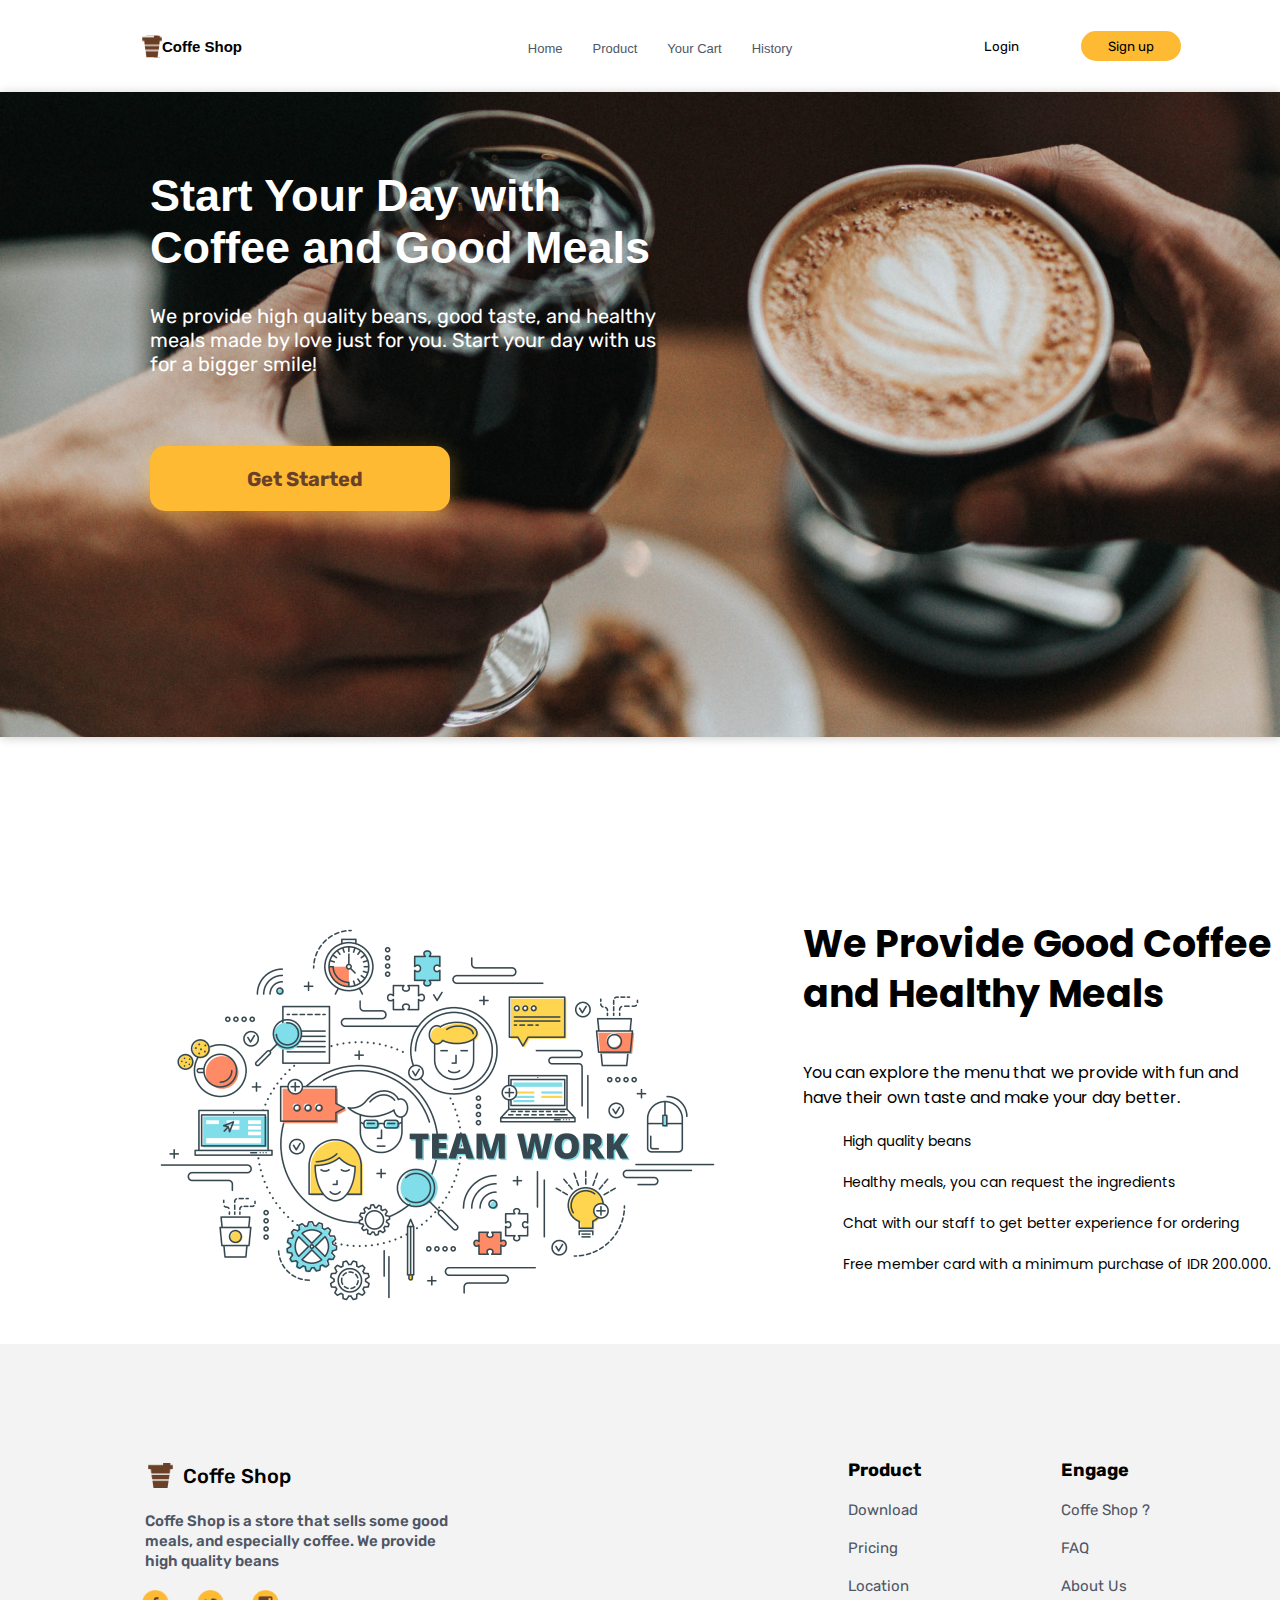
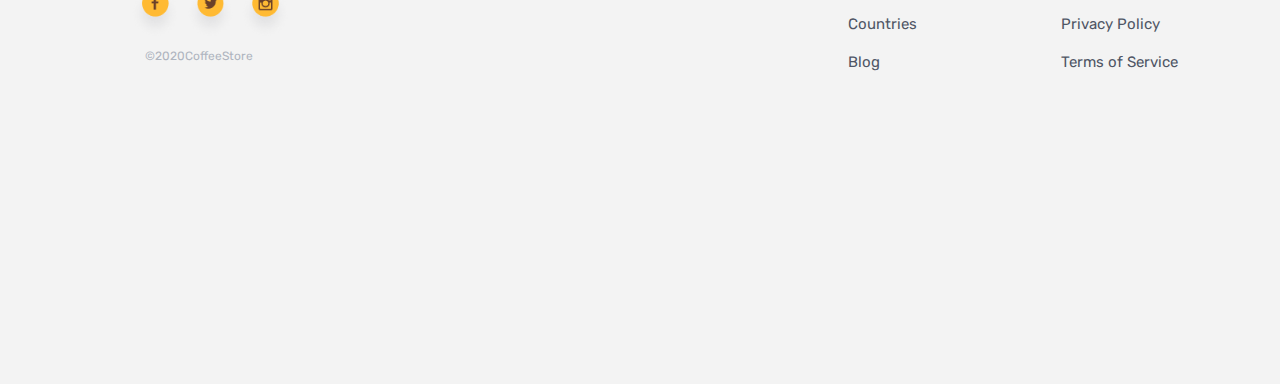
<file: landingpage/index.html>
<!DOCTYPE html>
<html lang="en">
<head>
    <meta charset="UTF-8">
    <meta http-equiv="X-UA-Compatible" content="IE=edge">
    <meta name="viewport" content="width=device-width, initial-scale=1.0">
    <title>Landing Page</title>
    <link rel="stylesheet" href="./css/navbar.css">
    <link rel="stylesheet" href="./css/landingpage.css">
    <link rel="stylesheet" href="./css/footer.css">
    <link rel="preconnect" href="https://fonts.gstatic.com">
    <link href="https://fonts.googleapis.com/css2?family=Poppins:wght@100;200;300;400;500;600;700&display=swap" rel="stylesheet">
    <link href="https://fonts.googleapis.com/css2?family=Rubik:wght@300;500;900&display=swap" rel="stylesheet">
</head>
<body>
  
    <nav>
        <div class="container">
            <div class="logo">
                <svg width="20" height="23" viewBox="0 0 30 33" fill="none" xmlns="http://www.w3.org/2000/svg" xmlns:xlink="http://www.w3.org/1999/xlink">
                    <rect width="30" height="33" fill="url(#pattern0)"/>
                    <defs>
                    <pattern id="pattern0" patternContentUnits="objectBoundingBox" width="1" height="1">
                    <use xlink:href="#image0" transform="translate(-0.05) scale(0.00859375 0.0078125)"/>
                    </pattern>
                    <image id="image0" width="128" height="128" xlink:href="[data-uri]"/>
                    </defs>
                    </svg>
                <h1>
                Coffe Shop
                </h1>
            </div>
            <div class="primary-menu">
                <ul class="menu">
                    <li>Home</li>
                    <li><a href="../productpage/index.html"> Product</a></li>
                    <li>Your Cart</li>
                    <li>History</li>
                </ul>
            </div>
            <div class="secondary-menu">
               <ul class="menu">
                <li><a href="../login/index.html"><button class="login">Login</button> </a></li>
                   <li><a href="../signup/index.html"><button>Sign up</button></a></li>
                   
                   
               </ul>
            </div>
        </div>
    </nav>
    <main>
        <div class="container">
            <div class="jumbotron">
              <h1>Start Your Day with <br>Coffee and Good Meals</h1>      
              <p>We provide high quality beans, good taste, and healthy meals made by love just for you. Start your day with us for a bigger smile!</p>
              <a href="../productpage/index.html"><button>Get Started</button></a>
            </div> 
    </main>
    <section class="content">
        <img src="./css/img/35744 1.png" alt=""> 
        <div class="desc">
            
                <h2>We Provide Good Coffee<br> and Healthy Meals</h2>
            
            <p>You can explore the menu that we provide with fun and<br> have their own taste and make your day better.</p>
            <ul>
                <li>High quality beans</li>
                <li>Healthy meals, you can request the ingredients</li>
                <li>Chat with our staff to get better experience for ordering</li>
                <li>Free member card with a minimum purchase of IDR 200.000.</li>
              </ul>
        </div>
    </section>   
    <footer>
        <div class="section1">
            <div class ="logo2">
                <img src="./css/img/coffee 1.png" alt="">
                <h1>Coffe Shop</h1>
            </div>
            <p>Coffe Shop is a store that sells some good<br> meals, and especially coffee. We provide</br>high quality beans</p>
            <div class="social">
                <img src="./css/img/Facebook.png" alt="">
                <img src="./css/img/Twitter.png" alt="">
                <img src="./css/img/Instagram.png" alt="">
            </div>
            <p class="since">©2020CoffeeStore</p>
        </div>
        <div class="section2">
            <ol>
                <b>Product</b>
                <li>Download</li>
                <li>Pricing</li>
                <li>Location</li>
                <li>Countries</li>
                <li>Blog</li>
            </ol>
        </div>
        <div class="section3">
            <ol>
                <b>Engage</b>
                <li>Coffe Shop ?</li>
                <li>FAQ</li>
                <li>About Us</li>
                <li>Privacy Policy</li>
                <li>Terms of Service</li>
            </ol>
        </div>               
    </footer>
</body>
</html>
</file>
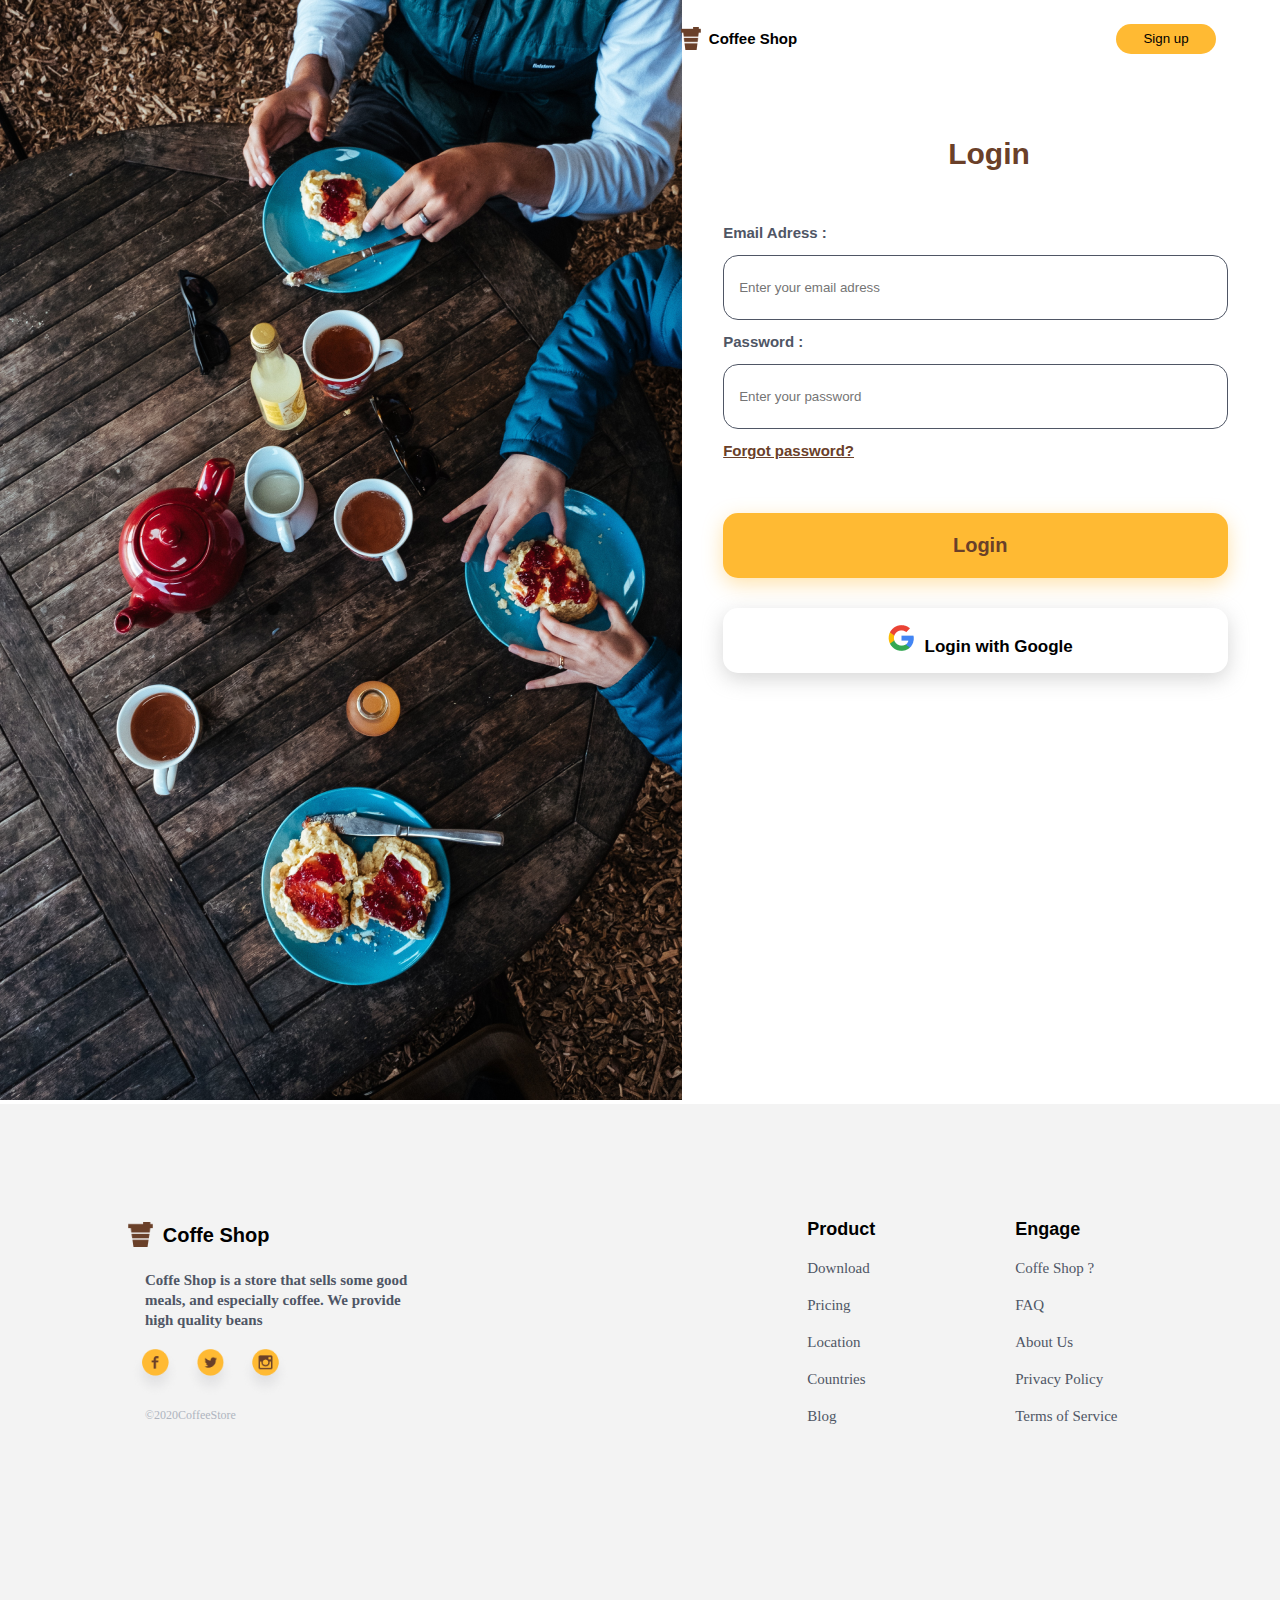
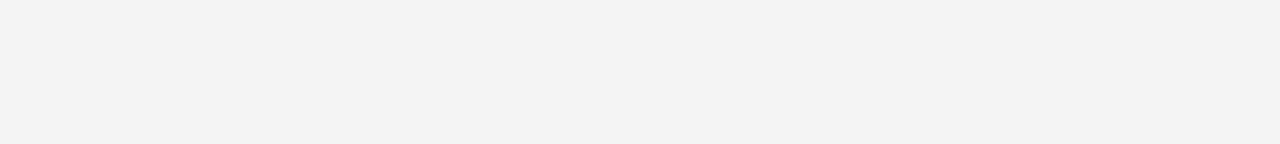
<file: login/index.html>
<!DOCTYPE html>
<html lang="en">
<head>
    <meta charset="UTF-8">
    <meta http-equiv="X-UA-Compatible" content="IE=edge">
    <meta name="viewport" content="width=device-width, initial-scale=1.0">
    <title>Login</title>
    <link rel="stylesheet" href="./css/login.css">
    <link rel="stylesheet" href="./css/footer.css">
</head>
<body>
    <main>
        <aside>
          <img src="./css/img/robert-bye-95vx5QVl9x4-unsplash 2.png" alt="">
        </aside>
      <section class="content">
        <!-- content 1 -->
        <div class="navbar">
          <div class="logo">
              <img src="./css/img/coffee 1.png" height="23" width="20">
              <h1>Coffee Shop</h1>
          </div>
          <div class="action-login">
              <a href="../signup/signup.html">
              <button >Sign up</button></a>
          </div>
        </div>
        <!--  -->
      
        <!-- content 2 -->
        <div class="title">
          Login
        </div>
        <!--  -->
      
        <!-- content 3 -->
        <div class="form">
            <div class="input_email">
                  <h1>Email Adress :</h1>
                  <input type="text" placeholder="Enter your email adress">
            </div>
            <div class="password">
                <h1>Password :</h1>
                <input type="password" placeholder="Enter your password">
            </div>
            <div class="forgot_password" >
                <h1 href="">Forgot password?</h1>
             
            </div>
        </div>
        <!--  -->
      
        <!-- content 4 -->
        <div class="action">
          <div class="button_signup">
              <button type="button">Login</button>
          </div>
          <div class="button_google">
              <button type="button"><img src="./css/img/google-logo-png-suite-everything-you-need-know-about-google-newest-0 2.png"><a>Login with Google</a></button>
          </div>
        </div>
        <!--  -->
      </section>
      
      </main>
      <footer>
        <div class="section1">
            <div class ="logo2">
                <img src="./css/img/coffee 1.png" alt="">
                <h1>Coffe Shop</h1>
            </div>
            <p>Coffe Shop is a store that sells some good<br> meals, and especially coffee. We provide</br>high quality beans</p>
            <div class="social">
                <img src="./css/img/Facebook.png" alt="">
                <img src="./css/img/Twitter.png" alt="">
                <img src="./css/img/Instagram.png" alt="">
            </div>
            <p class="since">©2020CoffeeStore</p>
        </div>
        <div class="section2">
            <ol>
                <b>Product</b>
                <li>Download</li>
                <li>Pricing</li>
                <li>Location</li>
                <li>Countries</li>
                <li>Blog</li>
            </ol>
        </div>
        <div class="section3">
            <ol>
                <b>Engage</b>
                <li>Coffe Shop ?</li>
                <li>FAQ</li>
                <li>About Us</li>
                <li>Privacy Policy</li>
                <li>Terms of Service</li>
            </ol>
        </div>               
    </footer>
</body>
</html>
</file>
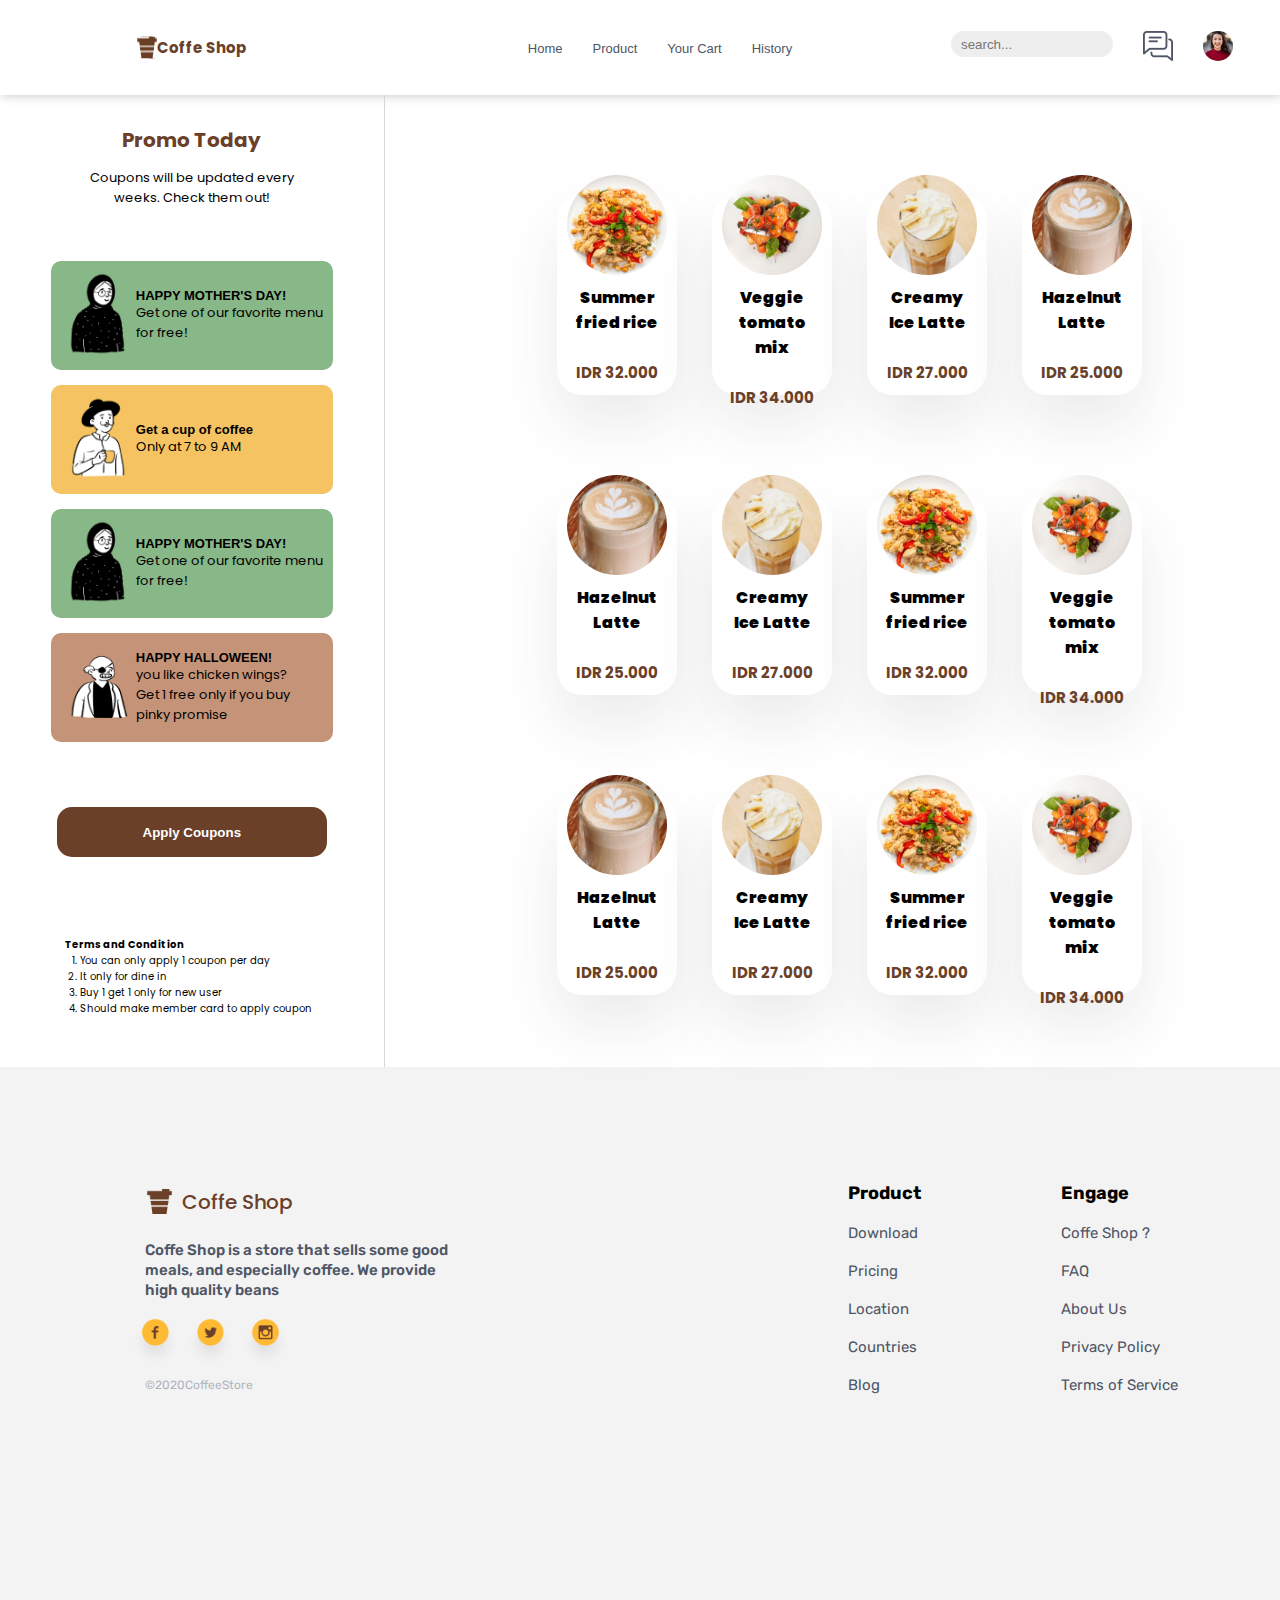
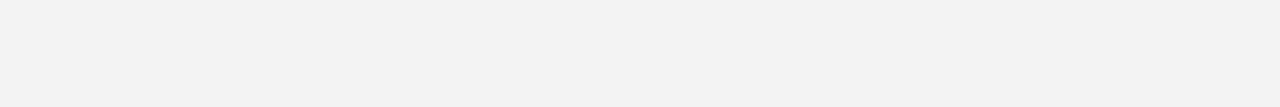
<file: productpage/index.html>
<!DOCTYPE html>
<html lang="en">
<head>
    <meta charset="UTF-8">
    <meta http-equiv="X-UA-Compatible" content="IE=edge">
    <meta name="viewport" content="width=device-width, initial-scale=1.0">
    <title>Product</title>
    <link rel="stylesheet" href="./css/navbar.css">
    <link rel="stylesheet" href="./css/main.css">
    <link rel="stylesheet" href="./css/product.css">
    <link rel="stylesheet" href="./css/footer.css">
    <link rel="preconnect" href="https://fonts.gstatic.com">
    <link href="https://fonts.googleapis.com/css2?family=Poppins:wght@100;200;300;400;500;600;700&display=swap" rel="stylesheet">
    <link href="https://fonts.googleapis.com/css2?family=Rubik:wght@300;500;900&display=swap" rel="stylesheet">
</head>
<body>
   
   <nav> 
        <div class="container">
            <div class="logo">
                <svg width="20" height="23" viewBox="0 0 30 33" fill="none" xmlns="http://www.w3.org/2000/svg" xmlns:xlink="http://www.w3.org/1999/xlink">
                    <rect width="30" height="33" fill="url(#pattern0)"/>
                    <defs>
                    <pattern id="pattern0" patternContentUnits="objectBoundingBox" width="1" height="1">
                    <use xlink:href="#image0" transform="translate(-0.05) scale(0.00859375 0.0078125)"/>
                    </pattern>
                    <image id="image0" width="128" height="128" xlink:href="[data-uri]"/>
                    </defs>
                    </svg>
                <h1>
                Coffe Shop
                </h1>
            </div>
            <div class="primary-menu">
                <ul class="menu">
                    <li>Home</li>
                    <li>Product</li>
                    <li>Your Cart</li>
                    <li>History</li>
                </ul>
            </div>
            <div class="secondary-menu">
               <ul class="menu">
                <li><input type="text" placeholder="search..." ></li>
                   <li><a><img src="./css/img/chat1.png"></a></li>
                   <li><img class="pict_profile" src="./css/img/image 39.png" alt=""></li>
                   
               </ul>
            </div>
        </div>
    </nav> 
    <main>
        <aside class="promo">
           <div class="header">
            <h1>Promo Today</h1>
            <p class="header_aside">Coupons will be updated every weeks. Check them out! </p>
           </div>
           <div class="content_promo">
                <div class="promo">
                    <div class="card green">
                        <div class="image">
                            <img src="./css/img/image 46.png" alt="">
                        </div>
                        <div class="title">
                            <strong>HAPPY MOTHER'S DAY!</strong>
                            <p class="header_aside">Get one of our favorite menu <br> for free!</p>
                        </div>
                    </div>
                    <div class="card yello">
                        <div class="image">
                            <img src="./css/img/image 43.png" alt="">
                        </div>
                        <div class="title">
                            <strong>Get a cup of coffee</strong>
                            <p>Only at 7 to 9 AM</p>
                        </div>
                    </div>
                    <div class="card green">
                        <div class="image">
                            <img src="./css/img/image 46.png" alt="">
                        </div>
                        <div class="title">
                            <strong>HAPPY MOTHER'S DAY!</strong>
                            <p>Get one of our favorite menu <br>for free!</p>
                        </div>
                    </div>
                    <div class="card brown">
                        <div class="image">
                            <img src="./css/img/image 45.png" alt="">
                        </div>
                        <div class="title">
                            <strong>HAPPY HALLOWEEN!</strong>
                            <p class="header_aside">you like chicken wings?<br> Get 1 free only if you buy<br>pinky promise</p>
                        </div>
                    </div>
                </div>
                <div class="action">
                    <button class="btn">Apply Coupons</button>
                </div>
           </div>
           <div class="term">
                <p class="term_condition">Terms and Condition</p>
                <ol class="condition">
                    <li>You can only apply 1 coupon per day </li>
                    <li>It only for dine in</li>
                    <li>Buy 1 get 1 only for new user</li>
                    <li>Should make member card to apply coupon</li>
                </ol>
           </div>
        </aside>
        <section class="content">
            <div class="row">
                <div class="card_product">
                  <img class="product"src="./css/img/image 2 (1).png" alt="">
                  <p class="product_name">Summer fried rice</p>
                  <h1>IDR 32.000</h1>
                </div>
                <div class="card_product">
                  <img class="product"src="./css/img/image 2.png" alt="">
                  <p class="product_name">Veggie tomato mix</p>
                  <h1>IDR 34.000</h1>
                </div>
                <div class="card_product">
                  <img class="product"src="./css/img/image 22 (1).png" alt=""> 
                  <p class="product_name">Creamy Ice Latte</p>
                  <h1>IDR 27.000</h1>
                </div>
                <div class="card_product">
                <img class="product"src="./css/img/image 22.png" alt=""> 
                <p class="product_name">Hazelnut Latte</p>
                <h1>IDR 25.000</h1>
              </div>
              </div>
              <div class="row">
                
                  <div class="card_product">
                    <img class="product"src="./css/img/image 22.png" alt=""> 
                    <p class="product_name">Hazelnut Latte</p>
                    <h1>IDR 25.000</h1>
                  </div>
                  <div class="card_product">
                    <img class="product"src="./css/img/image 22 (1).png" alt=""> 
                    <p class="product_name">Creamy Ice Latte</p>
                    <h1>IDR 27.000</h1>
                  </div>
                  <div class="card_product">
                    <img class="product"src="./css/img/image 2 (1).png" alt="">
                  <p class="product_name">Summer fried rice</p>
                  <h1>IDR 32.000</h1>
                  </div>
                  <div class="card_product">
                    <img class="product"src="./css/img/image 2.png" alt="">
                    <p class="product_name">Veggie tomato mix</p>
                    <h1>IDR 34.000</h1>
                
              </div>
              </div>
              <div class="row">
                <div class="card_product">
                  <img class="product"src="./css/img/image 22.png" alt=""> 
                  <p class="product_name">Hazelnut Latte</p>
                  <h1>IDR 25.000</h1>
                </div>
                <div class="card_product">
                  <img class="product"src="./css/img/image 22 (1).png" alt=""> 
                  <p class="product_name">Creamy Ice Latte</p>
                  <h1>IDR 27.000</h1>
                </div>
                <div class="card_product">
                  <img class="product"src="./css/img/image 2 (1).png" alt="">
                <p class="product_name">Summer fried rice</p>
                <h1>IDR 32.000</h1>
                </div>
                <div class="card_product">
                  <img class="product"src="./css/img/image 2.png" alt="">
                  <p class="product_name">Veggie tomato mix</p>
                  <h1>IDR 34.000</h1>
              </div>
              </div>
        </section>
    </main>
    <footer>
        <div class="section1">
            <div class ="logo2">
                <img src="./css/img/coffee 1.png" alt="">
                <h1>Coffe Shop</h1>
            </div>
            <p>Coffe Shop is a store that sells some good<br> meals, and especially coffee. We provide</br>high quality beans</p>
            <div class="social">
                <img src="./css/img/Facebook.png" alt="">
                <img src="./css/img/Twitter.png" alt="">
                <img src="./css/img/Instagram.png" alt="">
            </div>
            <p class="since">©2020CoffeeStore</p>
        </div>
        <div class="section2">
            <ol>
                <b>Product</b>
                <li>Download</li>
                <li>Pricing</li>
                <li>Location</li>
                <li>Countries</li>
                <li>Blog</li>
            </ol>
        </div>
        <div class="section3">
            <ol>
                <b>Engage</b>
                <li>Coffe Shop ?</li>
                <li>FAQ</li>
                <li>About Us</li>
                <li>Privacy Policy</li>
                <li>Terms of Service</li>
            </ol>
        </div>               
    </footer>
</body>
</html>
</file>
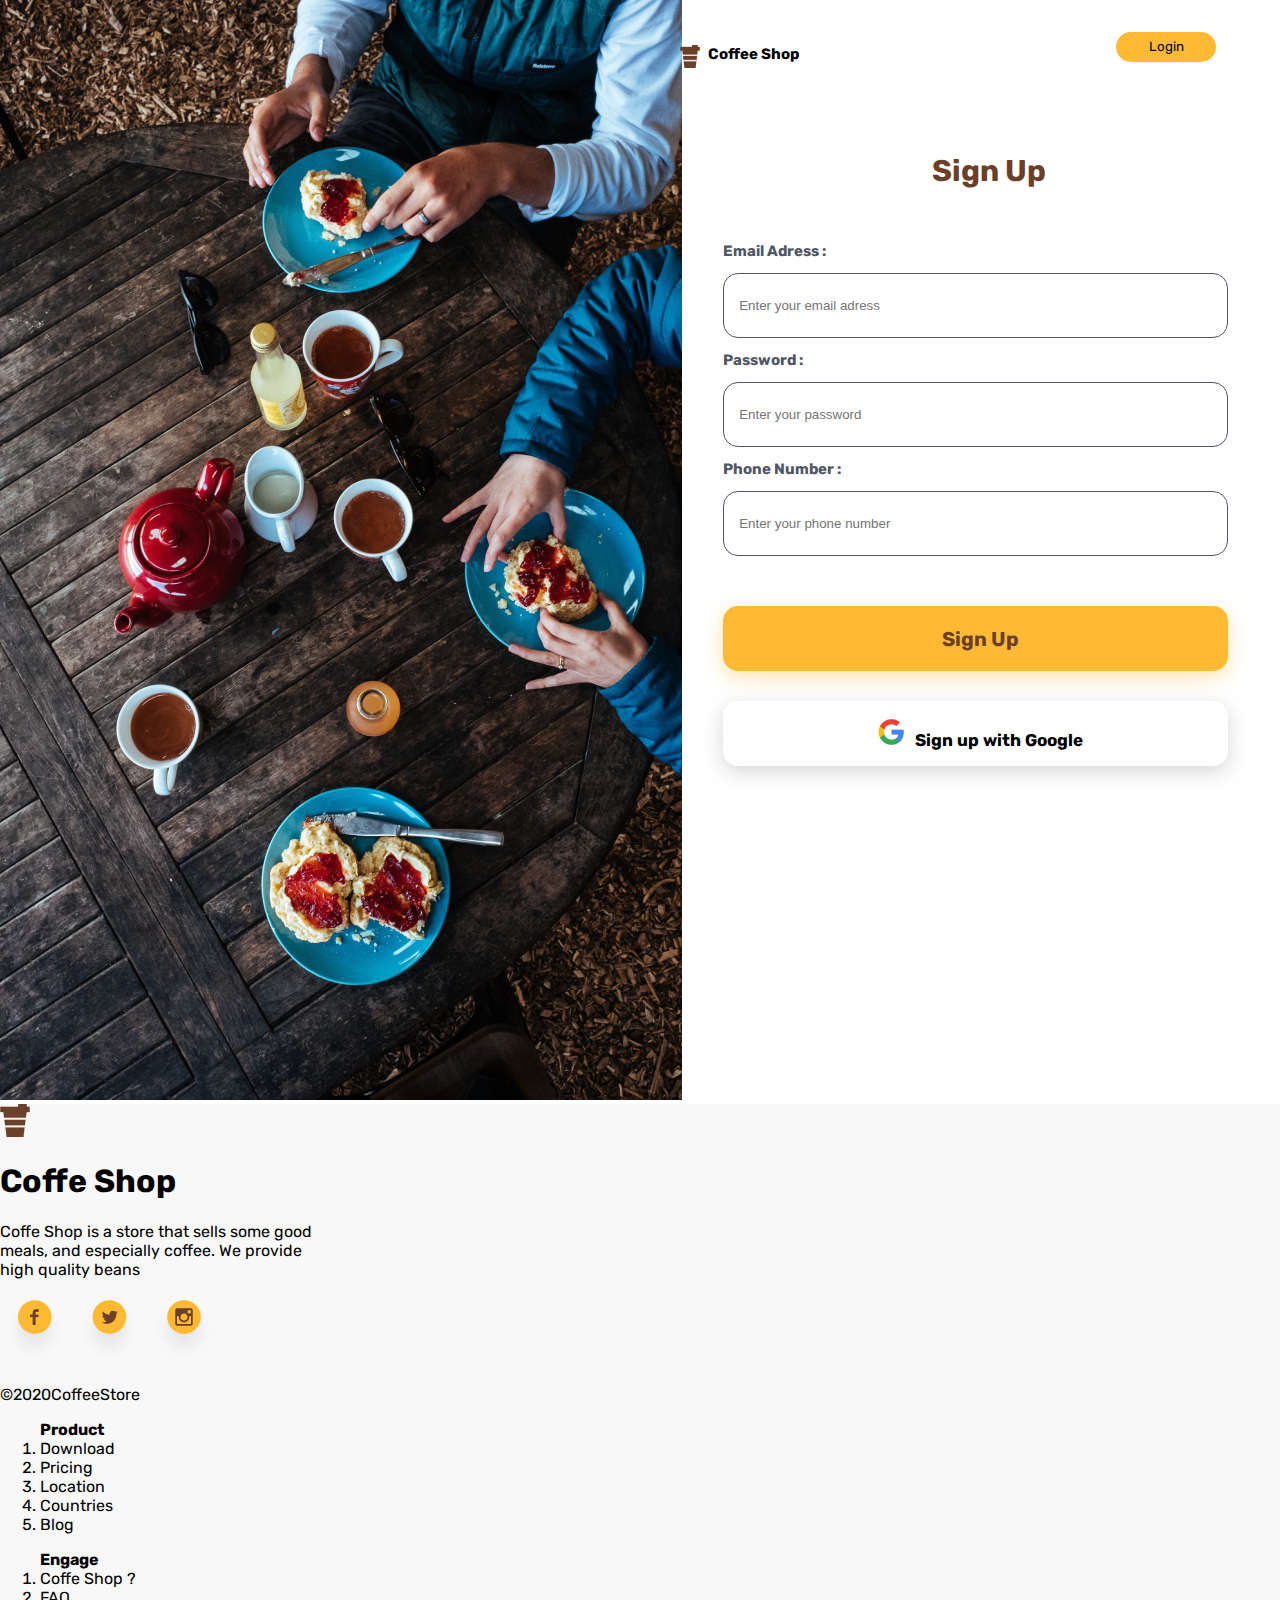
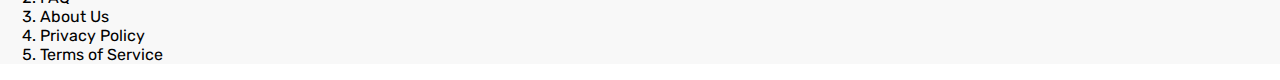
<file: signup/index.html>
<!DOCTYPE html>
<html lang="en">
<head>
  <meta charset="UTF-8">
  <meta http-equiv="X-UA-Compatible" content="IE=edge">
  <meta name="viewport" content="width=device-width, initial-scale=1.0">
  <title>Sign up</title>
  <link rel="preconnect" href="https://fonts.gstatic.com">
  <link rel="stylesheet" href="./css/footer.css">
<link href="https://fonts.googleapis.com/css2?family=Rubik:ital,wght@0,400;0,700;1,300&display=swap" rel="stylesheet">
  <style>
  </style>
  <link rel="stylesheet" href="./css/singup.css">
</head>
<body>
  <main>
  <aside>
    <img src="./css/img/robert-bye-95vx5QVl9x4-unsplash 2.png" alt="">
  </aside>
<section class="content">
  <!-- content 1 -->
  <div class="navbar">
    <div class="logo">
        <img src="./css/img/coffee 1.png" height="23" width="20">
        <h1>Coffee Shop</h1>
    </div>
    <div class="action-login">
        <button type="button">Login</button>
    </div>
  </div>
  <!--  -->

  <!-- content 2 -->
  <div class="title">
    Sign Up
  </div>
  <!--  -->

  <!-- content 3 -->
  <div class="form">
      <div class="input_email">
            <h1>Email Adress :</h1>
            <input type="text" placeholder="Enter your email adress">
      </div>
      <div class="password">
          <h1>Password :</h1>
          <input type="password" placeholder="Enter your password">
      </div>
      <div class="phone_number">
          <h1>Phone Number :</h1>
          <input type="text" placeholder="Enter your phone number">
      </div>
  </div>
  <!--  -->

  <!-- content 4 -->
  <div class="action">
    <div class="button_signup">
        <button type="button">Sign Up</button>
    </div>
    <div class="button_google">
        <button type="button"><img src="./css/img/google-logo-png-suite-everything-you-need-know-about-google-newest-0 2.png"><a>Sign up with Google</a></button>
    </div>
  </div>
  <!--  -->
</section>

</main>
<footer>
  <div class="section1">
      <div class ="logo2">
          <img src="./css/img/coffee 1.png" alt="">
          <h1>Coffe Shop</h1>
      </div>
      <p>Coffe Shop is a store that sells some good<br> meals, and especially coffee. We provide</br>high quality beans</p>
      <div class="social">
          <img src="./css/img/Facebook.png" alt="">
          <img src="./css/img/Twitter.png" alt="">
          <img src="./css/img/Instagram.png" alt="">
      </div>
      <p class="since">©2020CoffeeStore</p>
  </div>
  <div class="section2">
      <ol>
          <b>Product</b>
          <li>Download</li>
          <li>Pricing</li>
          <li>Location</li>
          <li>Countries</li>
          <li>Blog</li>
      </ol>
  </div>
  <div class="section3">
      <ol>
          <b>Engage</b>
          <li>Coffe Shop ?</li>
          <li>FAQ</li>
          <li>About Us</li>
          <li>Privacy Policy</li>
          <li>Terms of Service</li>
      </ol>
  </div>               
</footer>
</body>
</html
</file>
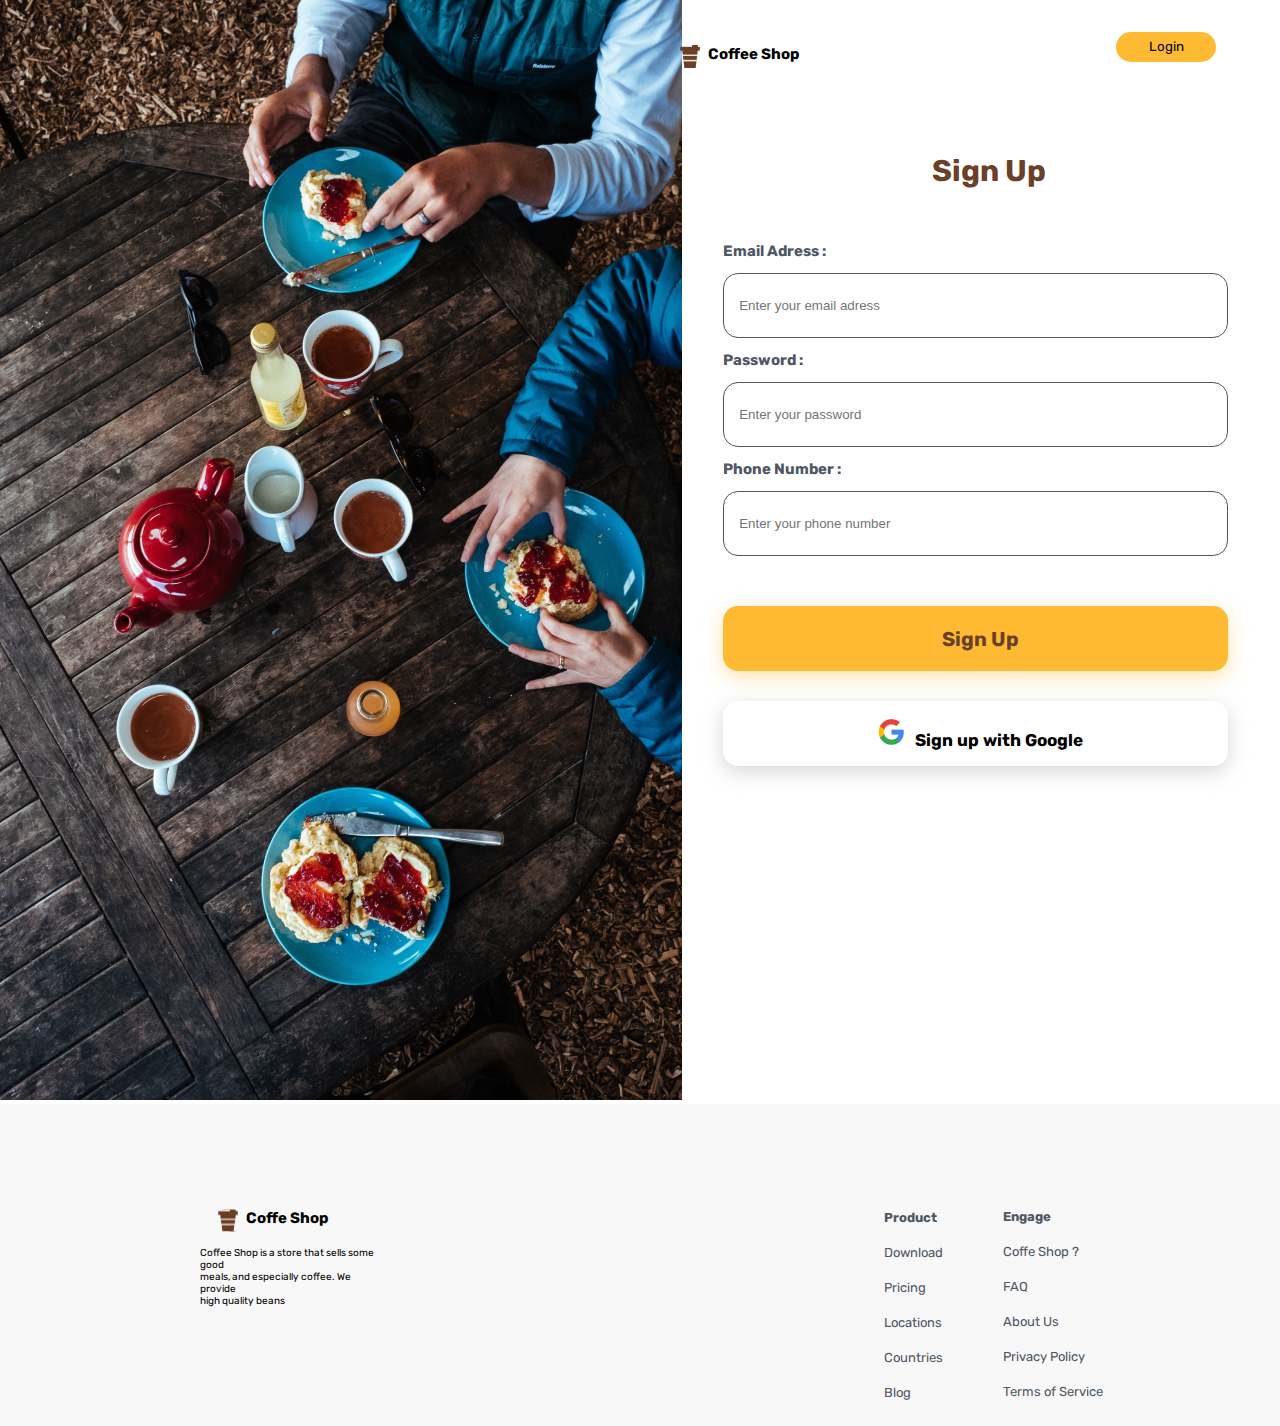
<file: signup/signup.html>
<!DOCTYPE html>
<html lang="en">
<head>
  <meta charset="UTF-8">
  <meta http-equiv="X-UA-Compatible" content="IE=edge">
  <meta name="viewport" content="width=device-width, initial-scale=1.0">
  <title>Sign up</title>
  <link rel="preconnect" href="https://fonts.gstatic.com">
  <link rel="stylesheet" href="./css/footer.css">
<link href="https://fonts.googleapis.com/css2?family=Rubik:ital,wght@0,400;0,700;1,300&display=swap" rel="stylesheet">
  <style>
  </style>
  <link rel="stylesheet" href="./css/singup.css">
</head>
<body>
  <main>
  <aside>
    <img src="./css/robert-bye-95vx5QVl9x4-unsplash 2.png" alt="">
  </aside>
<section class="content">
  <!-- content 1 -->
  <div class="navbar">
    <div class="logo">
        <img src="./css/coffee 1.png" height="23" width="20">
        <h1>Coffee Shop</h1>
    </div>
    <div class="action-login">
        <button type="button">Login</button>
    </div>
  </div>
  <!--  -->

  <!-- content 2 -->
  <div class="title">
    Sign Up
  </div>
  <!--  -->

  <!-- content 3 -->
  <div class="form">
      <div class="input_email">
            <h1>Email Adress :</h1>
            <input type="text" placeholder="Enter your email adress">
      </div>
      <div class="password">
          <h1>Password :</h1>
          <input type="password" placeholder="Enter your password">
      </div>
      <div class="phone_number">
          <h1>Phone Number :</h1>
          <input type="text" placeholder="Enter your phone number">
      </div>
  </div>
  <!--  -->

  <!-- content 4 -->
  <div class="action">
    <div class="button_signup">
        <button type="button">Sign Up</button>
    </div>
    <div class="button_google">
        <button type="button"><img src="./css/google-logo-png-suite-everything-you-need-know-about-google-newest-0 2.png"><a>Sign up with Google</a></button>
    </div>
  </div>
  <!--  -->
</section>

</main>
<footer>
  <div class="container_footer">
    <div class="about">
    <div class="logo">
        <svg width="20" height="23" viewBox="0 0 30 33" fill="none" xmlns="http://www.w3.org/2000/svg" xmlns:xlink="http://www.w3.org/1999/xlink">
            <rect width="30" height="33" fill="url(#pattern0)"/>
            <defs>
            <pattern id="pattern0" patternContentUnits="objectBoundingBox" width="1" height="1">
            <use xlink:href="#image0" transform="translate(-0.05) scale(0.00859375 0.0078125)"/>
            </pattern>
            <image id="image0" width="128" height="128" xlink:href="[data-uri]"/>
            </defs>
            </svg>
        <h1>
        Coffe Shop
        </h1>
       
    </div>
    <div class="about_info">
        <p> Coffee Shop is a store that sells some good<br> meals, and especially coffee. We provide<br> high quality beans</p>
       </div>
    </div>
    <div class="primary-footer">
        <ul class="footer">
            <li><strong>Product</strong> </li>
            <li>Download</li>
            <li>Pricing</li>
            <li>Locations</li>
            <li>Countries</li>
            <li>Blog</li>
        </ul>
    </div>
    <div class="secondary-footer">
       <ul class="footer">
        <li><strong>Engage</strong> </li>
            <li>Coffe Shop ?</li>
            <li>FAQ</li>
            <li>About Us</li>
            <li>Privacy Policy</li>
            <li>Terms of Service</li>
       </ul>
    </div>
</div>
</footer>
</body>
</html
</file>
<file: landingpage/css/navbar.css>
body{
    margin: auto;
    padding: 0px;
    font-family: sans-serif;
  }
  .container{
      width: 100%;
      background-color: #FFFFFF;
      box-shadow: 1px 1px 10px #CCCCCC;
      /* box-shadow: 1px 1px 10px red; */
      display: flex;
    }
  
    .logo{
      width: 30%;
      display: flex;
      /* vertical align */
      align-items: center; 
      /* horizontal align */
      justify-content: center;
    }
    .logo h1{
      font-size: 15px;
    }
  
    .primary-menu{
      width: 40%;
      display: flex;
      justify-content: center;
      margin-top: 10px;

    }
    .primary-menu .menu{
      display: flex;
      list-style-type: none;
      
    }
    .primary-menu .menu li{
      margin: 15px;
      font-size: 13px;
      font-weight: 400;
      color: #4F5665;
      cursor: pointer;
      text-decoration: none;
    }
    .primary-menu .menu li a{
      text-decoration: none;
      text-decoration-color: none;
      color: #4F5665;
    }
    .primary-menu .menu li:hover{
      color: #6A4029;
      font-weight: 700;
    }
    
    .secondary-menu{
      width: 30%;
    }
    .secondary-menu .menu{
      display: flex;
      list-style-type: none;
    }
    .secondary-menu .menu li{
      
      font-size: 13px;
      cursor: pointer;
    }
    .secondary-menu .menu li .login{
        width: 100px;
        margin: 15px;
        height: 30px;
        background: #FFFFFF;
        border-radius: 50px;
        font-family:"Rubik", sans-serif;
        border-style: none;
          
    }
    .secondary-menu .menu li button{
        width: 100px;
        margin: 15px;
        height: 30px;
        background: #FFBA33;
        border-radius: 50px;
        font-family:"Rubik", sans-serif;
        border-style: none;
        
    }
    .nav-mobile{
      display: flex;
      flex-direction: row;
      width: 100%;
      box-shadow: 1px 1px 10px #ccc;
    }
    /* styling untuk class logo */
    .logo{
      width: 30%;
      display: flex;
      justify-content: center;
      align-items: center;
    }
    .dropdown{
      width: 70%;
      display: flex;
    }
    /* styling untuk pembungkus icon hamburger menu-mobile */
    .icon-menu-mobile{
      width: 100%;
      display: flex;
      justify-content: flex-end;
    }
    /* styling icon hamburger menu-mobile */
    .icon-menu-mobile img{
      width: 50px;
      display: none;
    }

    /* untuk mengatur supaya primary menu-mobile & secondary menu-mobile menjadi horizontal */
    .menu-mobile{
      display: flex;
      width: 100%;
    }
    .primary-menu-mobile{
      flex-grow: 1;
    }
    .primary-menu-mobile ul {
      list-style-type: none;
      display: flex;
    }
    .primary-menu-mobile ul li{
      padding: 10px 20px;
    }
    .secondary-menu-mobile{
      flex-grow: 1;
      display: flex;
      justify-content: center;
    }
    .secondary-menu-mobile ul {
      list-style-type: none;
      display: flex;
    }
    .secondary-menu-mobile ul li{
      padding: 10px 20px;
    }
    .nav-mobile{
      display: none;
    }
    nav{
      display: block;
    }
</file>
<file: landingpage/css/landingpage.css>
body{
    width: 100%;
    
}

main{
   
    display: flex;
    width: 100%;
}
.container .jumbotron{
    height: 645px;
    width: 100%;
   
    background-size: cover;
    background-image: url(./img/nathan-dumlao-71u2fOofI-U-unsplash\ 2.png);
}
.container .jumbotron h1{
    width: 40%;
    margin-left: 150px;
    color: white;
    font-size: 45px;
    margin-top: 78px;
}
.container .jumbotron p{
    width: 40%;
    margin-left: 150px;
    color: white;
    font-size: 20px;
    font-style: normal;
    font-family: 'Rubik', sans-serif;  
}
.container .jumbotron button{
    width: 300px;
    height: 65px;
    left: 817px;
    top: 309px;
    padding-left: 15px;
    border-radius: 15px;
    background: #FFBA33;
    box-shadow: 0px 6px 20px rgba(255, 186, 51, 0.4);
    font-weight: 700;
    font-size: 20px;
    border-style: none;
    font-family:"Rubik", sans-serif;
    color: #6A4029;
    margin-left: 150px;
    margin-top: 50px;
}
.content{
    
    margin-top: 150px;
    display: flex;
    width: 100%;
   
}
.content img{
    width: 50%;
    margin-left: 150px;
    align-items: center;
    justify-content: center;
}
.content .desc{
    width: 50%;
    margin-left: 80px;
    font-family: 'Poppins', sans-serif;
}
.content .desc h2{
    font-family: 'Poppins', sans-serif;
  
    font-variant: normal;
    font-size: 38px;
    font-weight: 700;
    line-height: 50px;
    
}
.content .desc p{
    font-family: 'Poppins', sans-serif;
    font-size: 16px;
    padding-top: 10px;
}
.content .desc ul li{
    list-style-type: none;
    font-size: 14px;
    margin-bottom: 15px;
    padding-top: 5px;
}

@media screen and (max-width: 576px){
    .container .jumbotron h1{
        width: 40%;
        margin-left: 70px;
        color: white;
        font-size: 23px;
        margin-top: 78px;
    }
    .container .jumbotron p{
        width: 40%;
        margin-left: 70px;
        color: white;
        font-size: 10px;
        font-style: normal;
        font-family: 'Rubik', sans-serif;  
    }
    .container .jumbotron button{
        width: 180px;
        height: 65px;
        left: 817px;
        top: 309px;
        padding-left: 15px;
        border-radius: 15px;
        background: #FFBA33;
        box-shadow: 0px 6px 20px rgba(255, 186, 51, 0.4);
        font-weight: 700;
        font-size: 20px;
        border-style: none;
        font-family:"Rubik", sans-serif;
        color: #6A4029;
        margin-left: 70px;
        margin-top: 25px;
    }
    .container .jumbotron{
        height: 400px;
        width: 100%;
       
        background-size: cover;
        background-image: url(./img/nathan-dumlao-71u2fOofI-U-unsplash\ 2.png);
    }
    .content{
        margin-top: 50px;
        display: flex;
        flex-direction: column;
        width: 100%;
    }
    .content img{
        width: 70%;
        margin-left: 70px;
        align-items: center;
        justify-content: center;
    }
    .content .desc h2{
        font-family: 'Poppins', sans-serif;
      
        font-variant: normal;
        font-size: 19px;
        font-weight: 700;
        line-height: 50px;
        
    }
    .content .desc p{
        font-family: 'Poppins', sans-serif;
        font-size: 8px;
        
    }
    .content .desc ul li{
        list-style-type: none;
        font-size: 8px;
        margin-bottom: 15px;
       
    }
}
</file>
<file: landingpage/css/footer.css>
footer{
  font-family:"Rubik", sans-serif;
  background-color: #f3f3f3;
  height: 560px;
  display: flex;
  padding-top: 80px;
}
.logo2{
  display: flex;
  align-items: center;
  justify-content: center;
  margin-left: -10px;
  margin-top: 25px;
}
.logo2 img{
  width: 25px;
  height: 25px;
  margin-right: 10px;
}
.logo2 h1{
  font-size: 20px;
  font-weight: 500;
  margin-top: 15px;
}
.section1 p{
  margin-top: 10px;
  margin-left: 145px;
  font-size: 15px;
  font-weight: 550;
  font-family: rubik;
  text-align: left;
  color: #4F5665;
  line-height: 20px;
}
footer .social{
  display: flex;
  margin-left: 128px;
}
footer .social img{
  width: 55px;
  height: 55px;
  cursor: pointer;
  transition-duration: 55ms;
}
footer .social img:hover{
  transform: scale(1.1);
}
footer .since{
  margin-top: 5px;
  color: #AFB5C0;
  font-weight: normal;
  font-size: 12px;
}
footer ol{
  margin-top: 35px;
  margin-left: 360px;
  list-style-type: none;
}
footer ol b{
  font-size: 18px;
}

footer ol li{
  font-family: rubik;
  margin-top: 20px;
  font-size: 15px;
  font-weight: 400;
  cursor: pointer;
  color: #4F5665;
}
footer ol li:hover{
  color: #6a4029;
  font-weight: 600;
}
footer .section3 ol{
  margin-left: 100px;
}
@media screen and (max-width: 576px){

  footer{
  width: 100%;
  display: flex;
  flex-direction: column;
}
  footer ol{
     
  margin-left: 70px;

}
.section1 p{
  margin-top: 10px;
  margin-left: 100px;
  font-size: 8px;
  font-weight: 550;
  font-family: rubik;
  text-align: left;
  color: #4F5665;
  line-height: 20px;
}
footer .social{
  display: flex;
  margin-left: 100px;
}
footer ol b{
  font-size: 9px;
}

footer ol li{
  font-family: rubik;
  margin-top: 20px;
  font-size: 8px;
  font-weight: 400;
  cursor: pointer;
  color: #4F5665;
}
}
</file>
<file: login/css/login.css>
body{
    padding: 0%;
    margin: 0%;
    font-family: 'Rubik', sans-serif;
    
}
main{
    display: flex;
}
.content{
    width: 55%;
}
aside {
    margin-top: 0px;
    width: 40%;
    
  
}
img{
    image-resolution: cover;
}
.navbar{
    margin-top: 20px;
    width: 100%;
    display: flex;
    align-items: center;
    justify-content: center;
}
.logo{
    margin-left: 100px;
    width: 90%;
    align-items: center;   
    display: flex;
    justify-content: center;
}
.logo h1{
    font-size: 15px;
    margin-left: 8px;
}
.action-login{
    width: 50%;
}

.action-login button{
    width: 100px;
    height: 30px;
    background: #FFBA33;
    border-radius: 50px;
    font-family:"Rubik", sans-serif;
    border-style: none;
    margin-left: 250px;
}
.title{
    text-align: center;
    justify-content: center;
    margin-top: 80px;
    color: #6A4029;
    font-weight: 700;
    font-size: 30px; 
    margin-left: 250px; 
}
.form{
    margin-top: 50px;
    margin-left: 30%;
}
.form .input_email h1{
    font-size: 15px;
    line-height: 24px; 
    color: #4F5665;
    
}
.form .input_email input{
    width: 505px;
    height: 65px;
    left: 817px;
    top: 309px;
    padding-left: 15px;
    background: #FFFFFF;
    border: 1px solid #4F5665;
    box-sizing: border-box;
    border-radius: 15px;
}

.form .password h1{
    font-size: 15px;
    line-height: 24px; 
    color: #4F5665;
}
.form .password input{
    width: 505px;
    height: 65px;
    left: 817px;
    top: 309px;
    padding-left: 15px;
    background: #FFFFFF;
    border: 1px solid #4F5665;
    box-sizing: border-box;
    border-radius: 15px;
}
.form .forgot_password h1{
    font-size: 15px;
    line-height: 24px; 
    color: #6A4029;
    text-decoration: underline;
}

.action{
    margin-top: 50px;
    margin-left: 30%;
}
.action .button_signup button{
    width: 505px;
    height: 65px;
    left: 817px;
    top: 309px;
    padding-left: 15px;
    border-radius: 15px;
    background: #FFBA33;
    box-shadow: 0px 6px 20px rgba(255, 186, 51, 0.4);
    font-weight: 700;
    font-size: 20px;
    border-style: none;
    font-family:"Rubik", sans-serif;
    color: #6A4029;
}
.action .action-login{
    margin-top: 30px;

}
.action .button_google button{
    width: 505px;
    margin-top: 30px;
    height: 65px;
    left: 817px;
    top: 309px;
    padding-left: 15px;
    border-radius: 15px;
    background: #FFFFFF;
    box-shadow: 0px 6px 20px rgba(196, 196, 196, 0.67);
    border-style: none;
}
.action .button_google button img{
    padding-right: 10px;
    border-radius: 30px;
}
.action .button_google button a{
    font-weight: 700;
    font-size: 17px;
    font-family:"Rubik", sans-serif;
}
</file>
<file: login/css/footer.css>
footer{
  background-color: #f3f3f3;
  height: 560px;
  display: flex;
  padding-top: 80px;
}
.logo2{
  display: flex;
  align-items: center;
  justify-content: center;
  margin-left: -10px;
  margin-top: 25px;
}
.logo2 img{
  width: 25px;
  height: 25px;
  margin-right: 10px;
}
.logo2 h1{
  font-size: 20px;
  font-weight: 700;
  margin-top: 15px;
}
.section1 p{
  margin-top: 10px;
  margin-left: 145px;
  font-size: 15px;
  font-weight: 550;
  font-family: rubik;
  text-align: left;
  color: #4F5665;
  line-height: 20px;
}
footer .social{
  display: flex;
  margin-left: 128px;
}
footer .social img{
  width: 55px;
  height: 55px;
  cursor: pointer;
  transition-duration: 55ms;
}
footer .social img:hover{
  transform: scale(1.1);
}
footer .since{
  margin-top: 5px;
  color: #AFB5C0;
  font-weight: normal;
  font-size: 12px;
}
footer ol{
  margin-top: 35px;
  margin-left: 360px;
  list-style-type: none;
}
footer ol b{
  font-size: 18px;
}

footer ol li{
  font-family: rubik;
  margin-top: 20px;
  font-size: 15px;
  font-weight: 400;
  cursor: pointer;
  color: #4F5665;
}
footer ol li:hover{
  color: #6a4029;
  font-weight: 600;
}
footer .section3 ol{
  margin-left: 100px;
}
</file>
<file: productpage/css/navbar.css>
body{
  margin: auto;
  padding: 0px;
  font-family: sans-serif;
}
.container{
    width: 100%;
    background-color: #FFFFFF;
    box-shadow: 1px 1px 10px #CCCCCC;
    /* box-shadow: 1px 1px 10px red; */
    display: flex;
  }

  .logo{
    width: 30%;
    display: flex;
    /* vertical align */
    align-items: center; 
    /* horizontal align */
    justify-content: center;
  }
  .logo h1{
    font-size: 15px;
  }

  .primary-menu{
    width: 40%;
    display: flex;
    justify-content: center;
    margin-top: 10px;
  }
  .primary-menu .menu{
    display: flex;
    list-style-type: none;
  }
  .primary-menu .menu li{
    margin: 15px;
    font-size: 13px;
    font-weight: 400;
    color: #4F5665;
    cursor: pointer;
  }
  .primary-menu .menu li:hover{
    color: #6A4029;
    font-weight: 700;
  }
  
  .secondary-menu{
    width: 30%;
  }
  .secondary-menu .menu{
    display: flex;
    list-style-type: none;
  }
  .secondary-menu .menu li{
    margin: 15px;
    font-size: 13px;
    cursor: pointer;
  }
  .secondary-menu .menu li a{
    text-decoration: none;
    font-weight: 600;
  }
  .secondary-menu .menu li input{
    background: #EFEEEE;
    border-radius: 30px;
    width: 150px;
    height: 24px;
    left: 969px;
    top: 49px;
    padding-left: 10px;
    border-style: none;
  }
  
  .pict_profile{
      border-radius: 75px;
  }
  .nav-mobile{
    display: flex;
    flex-direction: row;
    width: 100%;
    box-shadow: 1px 1px 10px #ccc;
  }
  /* styling untuk class logo */
  .logo{
    width: 30%;
    display: flex;
    justify-content: center;
    align-items: center;
  }
</file>
<file: productpage/css/main.css>
main{
    display: flex;

}
aside{
    margin-top: 0px;
    width: 30%;
    
    justify-content: center;
    align-items: center;
    flex-direction: column;
    border-right: 1px solid #cccc;
}
aside .header{
    padding-top: 30px;
    display: flex;
    justify-content: center;
    align-items: center;
    flex-direction: column;
}
aside .header h1{
    font-size: 20px;
    margin: 0px;
    font-family: 'Poppins', sans-serif;
}
aside .header .header_aside{
    width: 65%;
    text-align: center;
    font-size: 13px;
    font-family: 'Poppins', sans-serif;
}
aside .content_promo{
    margin-top: 40px;
    display: flex;
    justify-content: center;
    align-items: center;
    flex-direction: column;
}
aside .content_promo .promo {
    display: flex;
    flex-direction: column;
    
}
aside .content_promo .action .btn{
    border: none;
    width: 270px;
    height: 50px;
    margin-top: 50px;
    background-color: #6A4029;
    color: white;
    font-weight: 800;
    border-radius: 15px;
}
aside .content_promo .promo .card {
    display: flex;
    margin-bottom: 15px;
    padding: 10px;
    border-radius: 10px;
   
}
aside .content_promo .promo .card .title{
    display: flex;
    flex-direction: column;
    justify-content: center;
    font-size: 13px;
   
}

aside .content_promo .promo .card .title p{
    margin: 0px;
    font-family: 'Poppins', sans-serif;
}
aside .content_promo .promo .card .image img{
    width: 75px;
    height: 85px;
}
.green{
    background-color: #88b788;
}
.yello{
    background-color:  #F5C361;
;
}
.brown{
    background-color: #C59378;
}
.content{
    width: 70%;
}
main .promo .term{
    justify-content: center;
    align-items: center;

}
.term_condition{
    font-size: 10px;
    margin-top: 80px;
    margin-left: 65px;
    font-family: 'Poppins', sans-serif;
    margin-bottom: 0px;
    font-weight: bold;
}
.condition{
    font-size: 10px;
    font-family: 'Poppins', sans-serif;
    margin-top: 0px;
    margin-left: 40px;
    margin-bottom: 50px;
}
</file>
<file: productpage/css/product.css>
.row{
    display: flex;
    justify-content: center;
    align-items: center;
  }
  .card_product{
    margin-top: 100px;
    margin-left: 35px;
    border-radius: 25px;
    width: 120px;
    height: 200px;
    border-style: none;
    box-shadow: 0px 30px 60px rgba(57, 57, 57, 0.1);
    position: relative;
    text-align: center;
    background: #FFFFFF;

  }
  .product{
    width: 100px;
    height: 100px;
    position: absolute;
    top: -20px;
    left: 10px;
    right: 25px;
    border-radius: 100px;
  }
  .product_name{
    margin-top: 80px;
    font-family: 'Poppins', sans-serif;
    font-style: normal;
    text-align: center;
    padding: 10px;
    font-weight: 900;
  }
  h1{
    font-family: 'Poppins', sans-serif;
    font-weight: bold;
    font-size: 15px;
    color: #6A4029;
    
  }
  @media screen and (max-width: 576px) {
    .container{
      flex-direction: column;
    }
    .promo{
      display: none;
    }
   
    .content{
      margin-left: 50px;
      justify-content: center;
    }
    .card_product{
      margin-top: 50px;
      margin-left: 17px;
      border-radius: 12px;
      width: 60px;
      height: 100px;
      border-style: none;
      box-shadow: 0px 30px 60px rgba(57, 57, 57, 0.1);
      position: relative;
      text-align: center;
      background: #FFFFFF;
  
    }
    .product{
      width: 50px;
      height: 50px;
      position: absolute;
      top: -20px;
      left: 2px;
      right: 25px;
      border-radius: 50px;
    }
    .product_name{
      margin-top: 40px;
      font-family: 'Poppins', sans-serif;
      font-style: normal;
      text-align: center;
      padding: 10px;
      font-size: 5px;
    }
    h1{
      font-family: 'Poppins', sans-serif;
      font-weight: bold;
      font-size: 7px;
      color: #6A4029;
    }
  }
</file>
<file: productpage/css/footer.css>
footer{
  font-family:"Rubik", sans-serif;
  background-color: #f3f3f3;
  height: 560px;
  display: flex;
  padding-top: 80px;
}
.logo2{
  display: flex;
  align-items: center;
  justify-content: center;
  margin-left: -10px;
  margin-top: 25px;
}
.logo2 img{
  width: 25px;
  height: 25px;
  margin-right: 10px;
}
.logo2 h1{
  font-size: 20px;
  font-weight: 500;
  margin-top: 15px;
}
.section1 p{
  margin-top: 10px;
  margin-left: 145px;
  font-size: 15px;
  font-weight: 550;
  font-family: rubik;
  text-align: left;
  color: #4F5665;
  line-height: 20px;
}
footer .social{
  display: flex;
  margin-left: 128px;
}
footer .social img{
  width: 55px;
  height: 55px;
  cursor: pointer;
  transition-duration: 55ms;
}
footer .social img:hover{
  transform: scale(1.1);
}
footer .since{
  margin-top: 5px;
  color: #AFB5C0;
  font-weight: normal;
  font-size: 12px;
}
footer ol{
  margin-top: 35px;
  margin-left: 360px;
  list-style-type: none;
}
footer ol b{
  font-size: 18px;
}

footer ol li{
  font-family: rubik;
  margin-top: 20px;
  font-size: 15px;
  font-weight: 400;
  cursor: pointer;
  color: #4F5665;
}
footer ol li:hover{
  color: #6a4029;
  font-weight: 600;
}
footer .section3 ol{
  margin-left: 100px;
}
    @media screen and (max-width: 576px){

      footer{
      width: 100%;
      display: flex;
      flex-direction: column;
    }
      footer ol{
         
      margin-left: 70px;
    
    }
    .section1 p{
      margin-top: 10px;
      margin-left: 100px;
      font-size: 8px;
      font-weight: 550;
      font-family: rubik;
      text-align: left;
      color: #4F5665;
      line-height: 20px;
    }
    footer .social{
      display: flex;
      margin-left: 100px;
    }
    footer ol b{
      font-size: 9px;
    }
    
    footer ol li{
      font-family: rubik;
      margin-top: 20px;
      font-size: 8px;
      font-weight: 400;
      cursor: pointer;
      color: #4F5665;
    }
    }
</file>
<file: signup/css/footer.css>
footer{
    background-color: #F8F8F8;  
    
}
.container_footer{
    width: 100%;
    background-color: #F8F8F8;
    display: flex;  
  }
.about{
    margin-top: 80px;
    margin-left: 0px;
    width: 30%;
    display: flex;
    flex-direction: column;
}
.about_info{
    font-size: 10px;
    font-family: 'Rubik', sans-serif;
    margin-left: 200px;

}
  .logo{
    width: 30%;
    display: flex;
    /* vertical align */
    margin-top: 20px;
    /* horizontal align */
    justify-content: center;
    
  }
  .logo h1{
    font-size: 15px;
    align-items: center;
    margin-top: 5px;
    margin-left: 5px;
  }

  .primary-footer{
    
    display: flex;
    flex-direction: column;
    justify-content: center;
    margin-top: 80px;
    margin-left: 450px;
  }
  .primary-footer .footer{
    display: flex;
    flex-direction: column;
    list-style-type: none;
    font-family: 'Rubik', sans-serif;
    
  }
  .primary-footer .footer li{
      margin: 10px;
    font-size: 13px;
    font-weight: 400;
    color: #4F5665;
    cursor: pointer;
  }
  .primary-footer .footer li:hover{
    color: #6A4029;
    font-weight: 700;
  }
  

  .secondary-footer .footer{
   margin-top: 95px;
      display: flex;
    list-style-type: none;
    flex-direction: column;
    font-family: 'Rubik', sans-serif;
  }
  .secondary-footer .footer li{
      margin: 10px;
    font-size: 13px;
    font-weight: 400;
    color: #4F5665;
    cursor: pointer;
  }
  .secondary-footer .footer li{
    margin: 10px;
    font-size: 13px;
    cursor: pointer;
  }
  .secondary-footer .footer li:hover{
      color: #6A4029;
      font-weight: 700;
    }
</file>
<file: signup/css/singup.css>
body{
    padding: 0%;
    margin: 0%;
    font-family: 'Rubik', sans-serif;
    
}
main{
    display: flex;
}
.content{
    width: 55%;
}
aside {
    margin-top: 0px;
    width: 40%;
    
  
}
img{
    image-resolution: cover;
}
.navbar{
    margin-top: 20px;
    width: 100%;
    display: flex;
    align-items: center;
    justify-content: center;
}
.logo{
    margin-left: 100px;
    width: 90%;
    align-items: center;   
    display: flex;
    justify-content: center;
}
.logo h1{
    font-size: 15px;
    margin-left: 8px;
}
.action-login{
    width: 50%;
}

.action-login button{
    width: 100px;
    height: 30px;
    background: #FFBA33;
    border-radius: 50px;
    font-family:"Rubik", sans-serif;
    border-style: none;
    margin-left: 250px;
}
.title{
    text-align: center;
    justify-content: center;
    margin-top: 80px;
    color: #6A4029;
    font-weight: 700;
    font-size: 30px; 
    margin-left: 250px; 
}
.form{
    margin-top: 50px;
    margin-left: 30%;
}
.form .input_email h1{
    font-size: 15px;
    line-height: 24px; 
    color: #4F5665;
    
}
.form .input_email input{
    width: 505px;
    height: 65px;
    left: 817px;
    top: 309px;
    padding-left: 15px;
    background: #FFFFFF;
    border: 1px solid #4F5665;
    box-sizing: border-box;
    border-radius: 15px;
}

.form .password h1{
    font-size: 15px;
    line-height: 24px; 
    color: #4F5665;
}
.form .password input{
    width: 505px;
    height: 65px;
    left: 817px;
    top: 309px;
    padding-left: 15px;
    background: #FFFFFF;
    border: 1px solid #4F5665;
    box-sizing: border-box;
    border-radius: 15px;
}
.form .phone_number h1{
    font-size: 15px;
    line-height: 24px; 
    color: #4F5665;
}
.form .phone_number input{
    width: 505px;
    height: 65px;
    left: 817px;
    top: 309px;
    padding-left: 15px;
    background: #FFFFFF;
    border: 1px solid #4F5665;
    box-sizing: border-box;
    border-radius: 15px;
}
.action{
    margin-top: 50px;
    margin-left: 30%;
}
.action .button_signup button{
    width: 505px;
    height: 65px;
    left: 817px;
    top: 309px;
    padding-left: 15px;
    border-radius: 15px;
    background: #FFBA33;
    box-shadow: 0px 6px 20px rgba(255, 186, 51, 0.4);
    font-weight: 700;
    font-size: 20px;
    border-style: none;
    font-family:"Rubik", sans-serif;
    color: #6A4029;
}
.action .action-login{
    margin-top: 30px;

}
.action .button_google button{
    width: 505px;
    margin-top: 30px;
    height: 65px;
    left: 817px;
    top: 309px;
    padding-left: 15px;
    border-radius: 15px;
    background: #FFFFFF;
    box-shadow: 0px 6px 20px rgba(196, 196, 196, 0.67);
    border-style: none;
}
.action .button_google button img{
    padding-right: 10px;
    border-radius: 30px;
}
.action .button_google button a{
    font-weight: 700;
    font-size: 17px;
    font-family:"Rubik", sans-serif;
}
@media screen and (max-width: 576px){
    main{
    width: auto;
    }
    aside{
        display: none;
    }
    footer{
        width: 100%;
        display: flex;
        flex-direction: column;
    }
   .form{
       margin-left: 15%;
   }
   .action{
       margin-left: 15%;
   }
}
</file>
